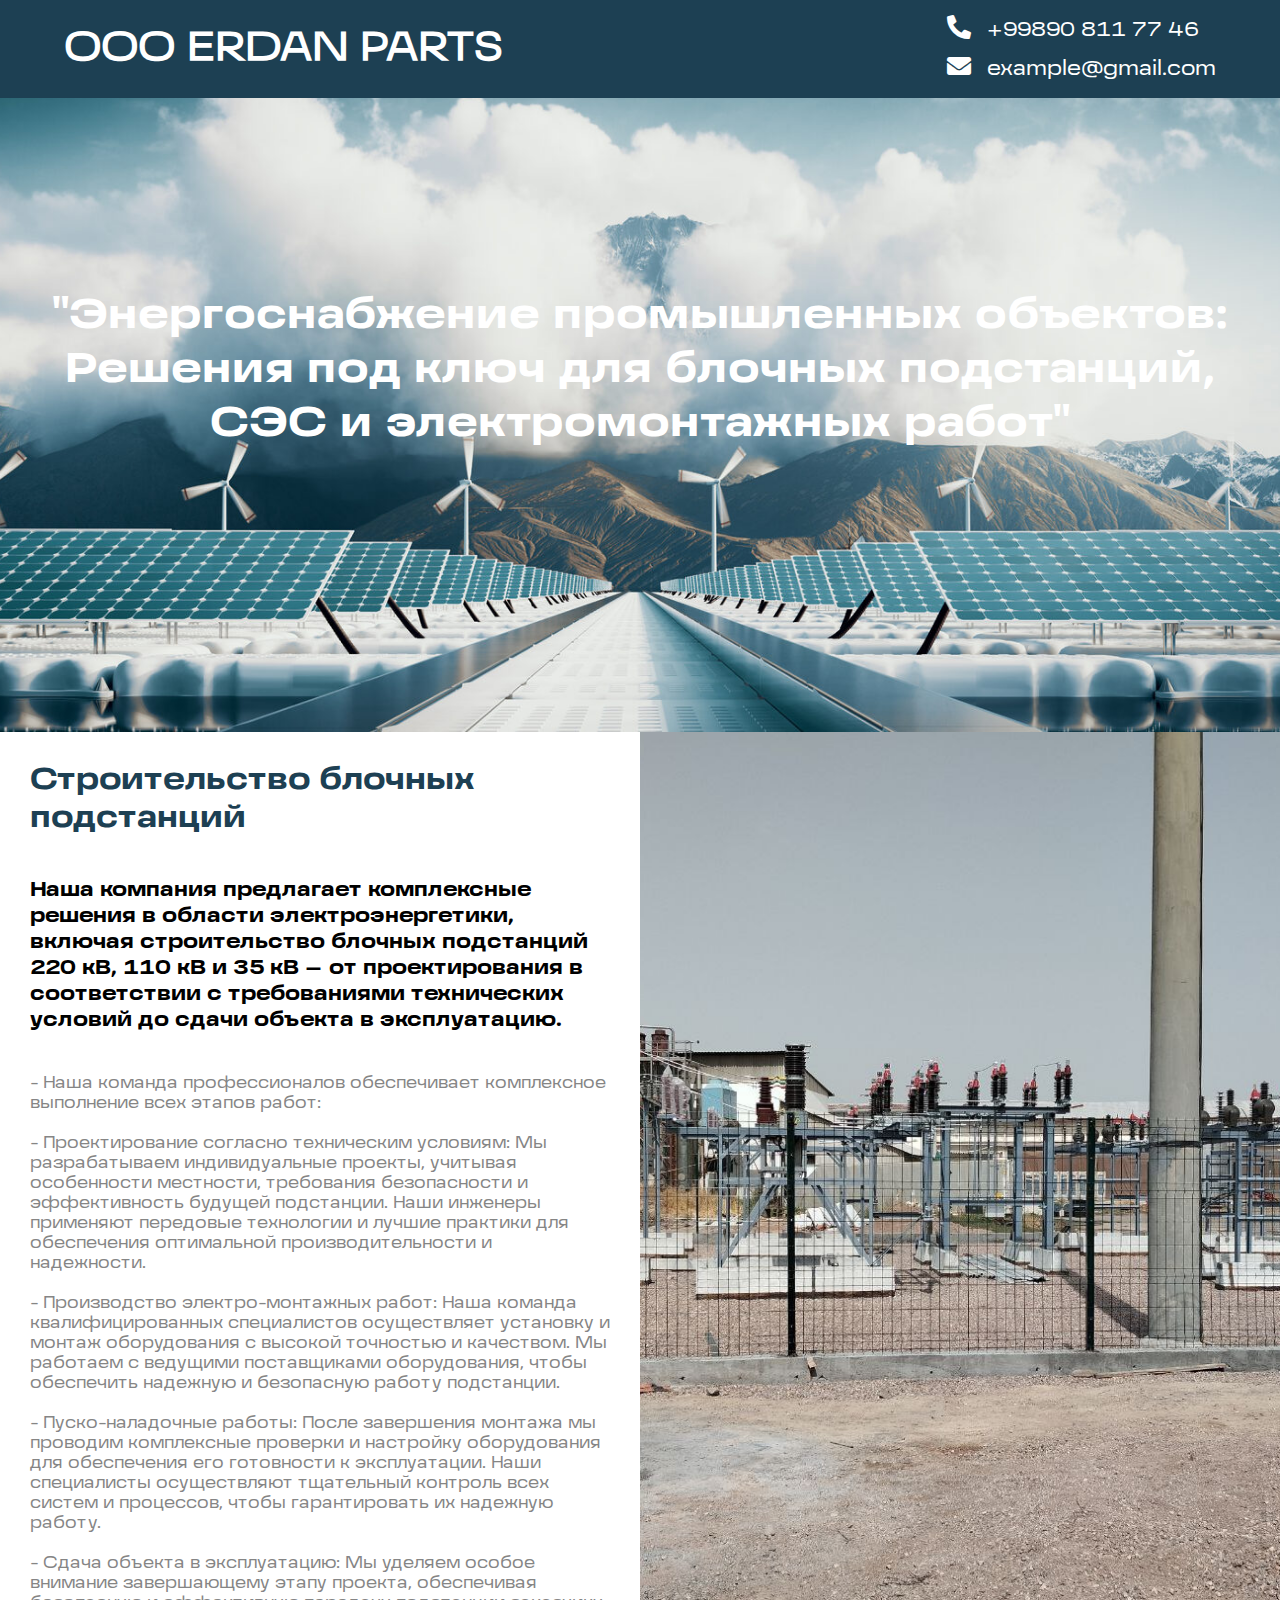
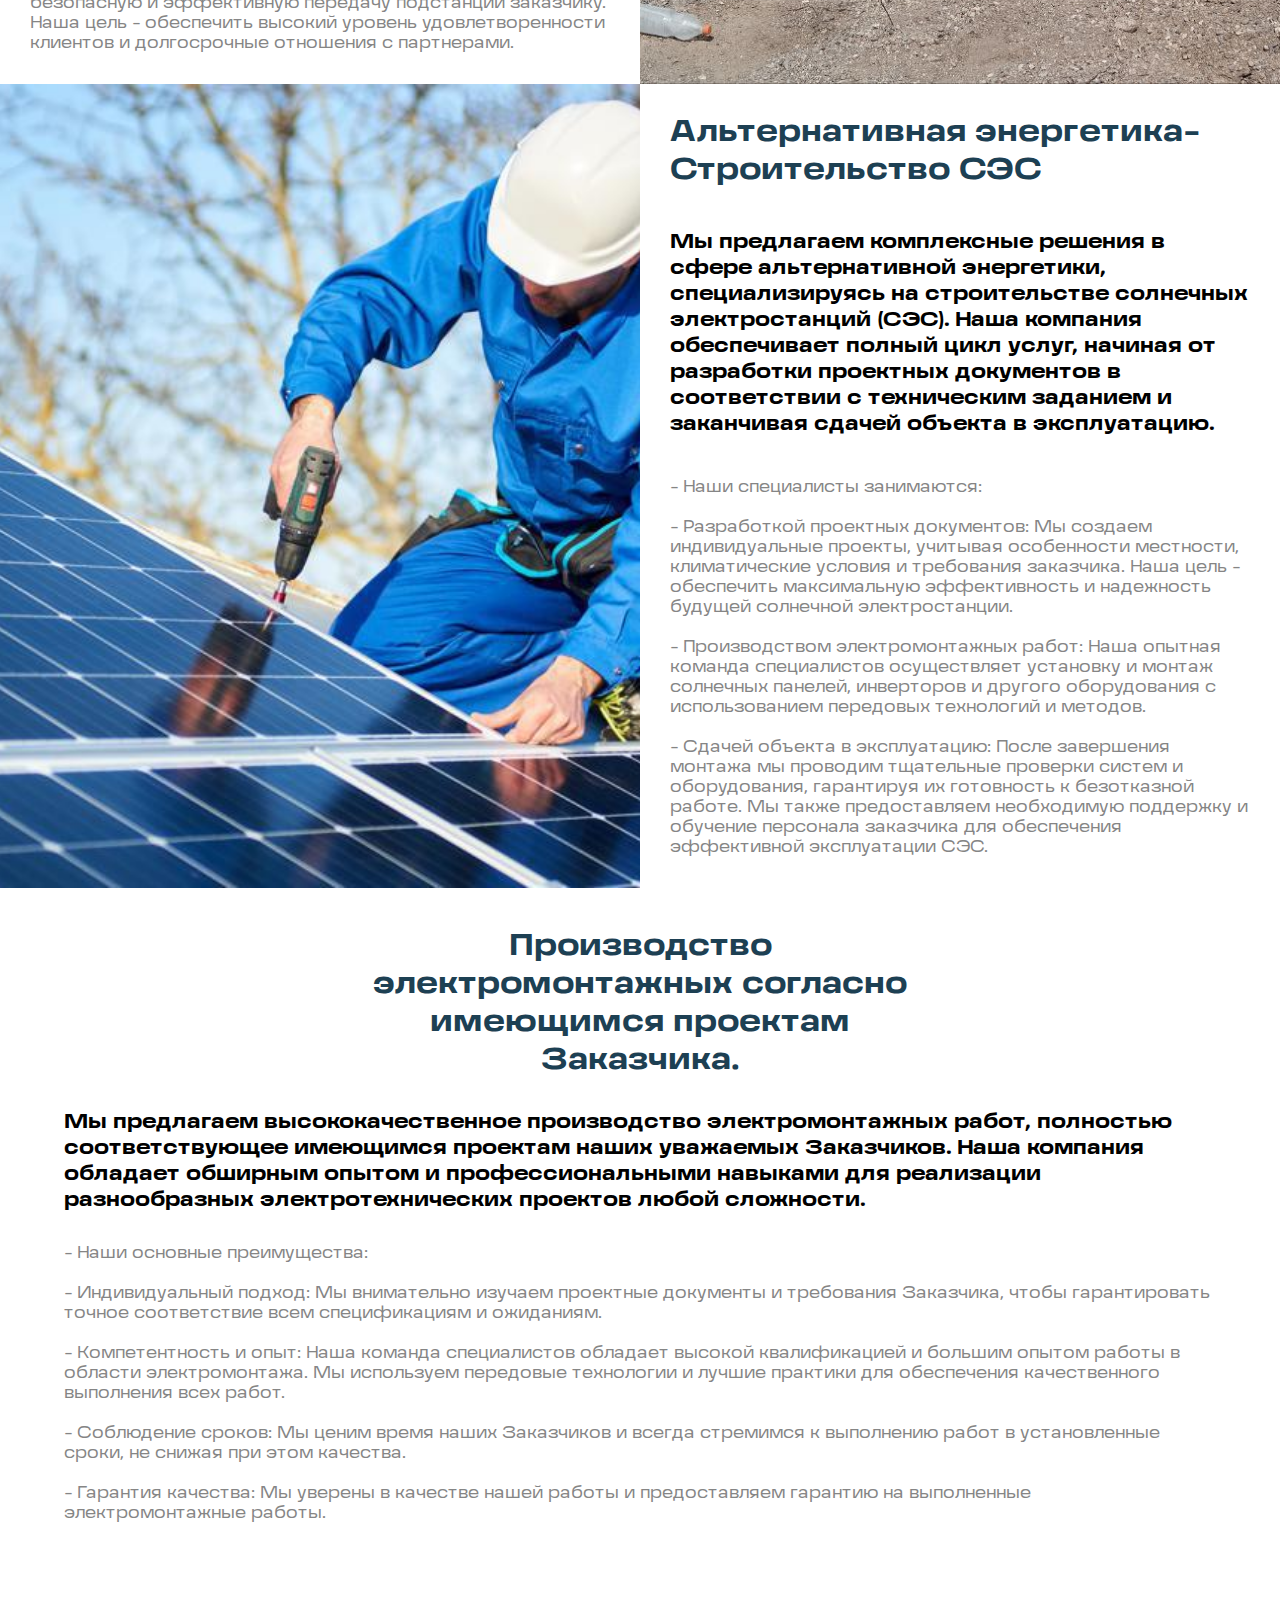
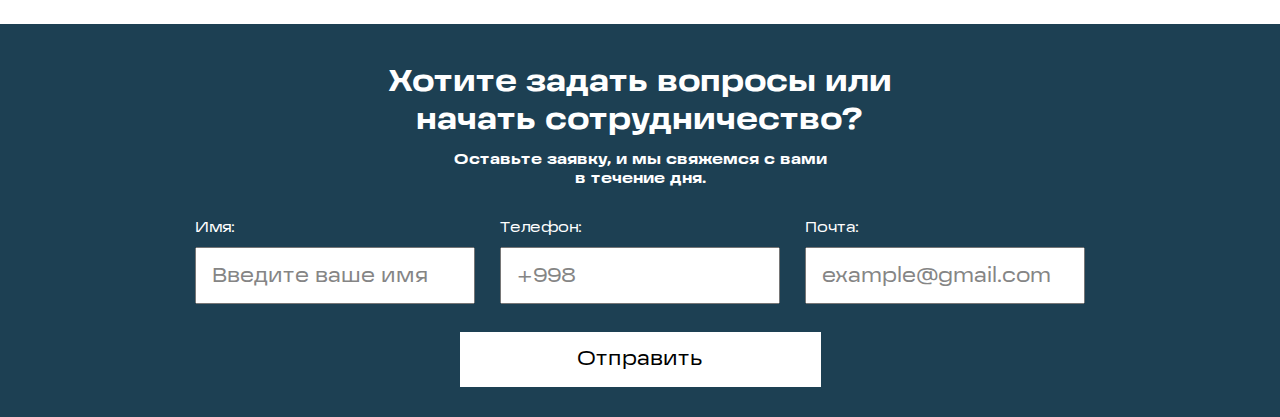
<file: index.html>
<!DOCTYPE html>
<html lang="en">

<head>
    <meta charset="UTF-8">
    <meta name="viewport" content="width=device-width, initial-scale=1.0">
    <meta http-equiv="X-UA-Compatible" content="ie=edge">
    <title>ERDAN PARTS</title>
    <link rel="stylesheet" href="css/all.css">
    <link rel="stylesheet" href="css/fonts.css">
    <link rel="stylesheet" href="css/style.css">
    <link rel="stylesheet" href="css/media.css">
</head>

<body>

    <header class="header">
        <nav>

            <div class="menu">
                <a class="logo" href="#">ООО ERDAN PARTS</a>

                <form action="">
                    <p class="p1"><i class="fas fa-phone-alt"></i> +99890 811 77 46</p>
                    <p><i class="fas fa-envelope"></i> example@gmail.com</p>
                </form>
            </div>


        </nav>


        <div class="header-text">
            <h1>"Энергоснабжение промышленных объектов: <br> Решения под ключ для блочных подстанций, <br> СЭС и
                электромонтажных работ"</h1>
        </div>

    </header>

    <section class="services">
        <div class="services-substations">
            <div class="left">
                <h2>Строительство блочных подстанций</h2>
                <h3>Наша компания предлагает комплексные решения в области электроэнергетики, включая строительство
                    блочных подстанций 220 кВ, 110 кВ и 35 кВ – от проектирования в соответствии с требованиями
                    технических условий до сдачи объекта в эксплуатацию.</h3>
                <p>- Наша команда профессионалов обеспечивает комплексное выполнение всех этапов работ:
                    <br>
                    <br>
                    - Проектирование согласно техническим условиям: Мы разрабатываем индивидуальные проекты, учитывая
                    особенности местности, требования безопасности и эффективность будущей подстанции. Наши инженеры
                    применяют передовые технологии и лучшие практики для обеспечения оптимальной производительности и
                    надежности.
                    <br>
                    <br>
                    - Производство электро-монтажных работ: Наша команда квалифицированных специалистов осуществляет
                    установку и монтаж оборудования с высокой точностью и качеством. Мы работаем с ведущими поставщиками
                    оборудования, чтобы обеспечить надежную и безопасную работу подстанции.
                    <br>
                    <br>
                    - Пуско-наладочные работы: После завершения монтажа мы проводим комплексные проверки и настройку
                    оборудования для обеспечения его готовности к эксплуатации. Наши специалисты осуществляют тщательный
                    контроль всех систем и процессов, чтобы гарантировать их надежную работу.
                    <br>
                    <br>
                    - Сдача объекта в эксплуатацию: Мы уделяем особое внимание завершающему этапу проекта, обеспечивая
                    безопасную и эффективную передачу подстанции заказчику. Наша цель - обеспечить высокий уровень
                    удовлетворенности клиентов и долгосрочные отношения с партнерами.</p>
            </div>
            <div class="right">
                <img src="img/photo_2024-04-03_00-17-35.jpg" alt="">
            </div>
        </div>
        <div class="services-substations reverce">
            <div class="right">
                <img src="img/img-1.png" alt="">
            </div>
            <div class="left">
                <h2>Альтернативная энергетика-Строительство СЭС</h2>
                <h3>Мы предлагаем комплексные решения в сфере альтернативной энергетики, специализируясь на
                    строительстве солнечных электростанций (СЭС). Наша компания обеспечивает полный цикл услуг, начиная
                    от разработки проектных документов в соответствии с техническим заданием и заканчивая сдачей объекта
                    в эксплуатацию.</h3>
                <p>- Наши специалисты занимаются:
                    <br>
                    <br>
                    - Разработкой проектных документов: Мы создаем индивидуальные проекты, учитывая особенности
                    местности, климатические условия и требования заказчика. Наша цель - обеспечить максимальную
                    эффективность и надежность будущей солнечной электростанции.
                    <br>
                    <br>
                    - Производством электромонтажных работ: Наша опытная команда специалистов осуществляет установку и
                    монтаж солнечных панелей, инверторов и другого оборудования с использованием передовых технологий и
                    методов.
                    <br>
                    <br>
                    - Сдачей объекта в эксплуатацию: После завершения монтажа мы проводим тщательные проверки систем и
                    оборудования, гарантируя их готовность к безотказной работе. Мы также предоставляем необходимую
                    поддержку и обучение персонала заказчика для обеспечения эффективной эксплуатации СЭС.</p>
            </div>

        </div>

        <div class="services-substations__wrapper">
            <div class="hug">
                <h2>Производство электромонтажных согласно имеющимся проектам Заказчика.</h2>
                <h3>Мы предлагаем высококачественное производство электромонтажных работ, полностью соответствующее
                    имеющимся проектам наших уважаемых Заказчиков. Наша компания обладает обширным опытом и
                    профессиональными навыками для реализации разнообразных электротехнических проектов любой сложности.
                </h3>
                <p>- Наши основные преимущества:
                    <br>
                    <br>
                    - Индивидуальный подход: Мы внимательно изучаем проектные документы и требования Заказчика, чтобы
                    гарантировать точное соответствие всем спецификациям и ожиданиям.
                    <br>
                    <br>
                    - Компетентность и опыт: Наша команда специалистов обладает высокой квалификацией и большим опытом
                    работы в области электромонтажа. Мы используем передовые технологии и лучшие практики для
                    обеспечения качественного выполнения всех работ.
                    <br>
                    <br>
                    - Соблюдение сроков: Мы ценим время наших Заказчиков и всегда стремимся к выполнению работ в
                    установленные сроки, не снижая при этом качества.
                    <br>
                    <br>
                    - Гарантия качества: Мы уверены в качестве нашей работы и предоставляем гарантию на выполненные
                    электромонтажные работы.</p>
            </div>

        </div>

    </section>

    <form class="connect" action="php/telegram.php" method="POST">
        <h2>Хотите задать вопросы или начать сотрудничество?</h2>
        <h5>Оставьте заявку, и мы свяжемся с вами в течение дня.</h5>
        <div class="inputs">
            <label>
                <p>Имя:</p>
                <input type="text" name="user_name" placeholder="Введите ваше имя" required>
            </label>
            <label>
                <p>Телефон:</p>
                <input type="text" name="user_phone" placeholder="+998" required>
            </label>
            <label>
                <p>Почта:</p>
                <input type="text" name="user_email" placeholder="example@gmail.com">
            </label>
        </div>
        
        <button class="form-btn" type="submit">Отправить</button>

    </form>

</body>

</html>
</file>
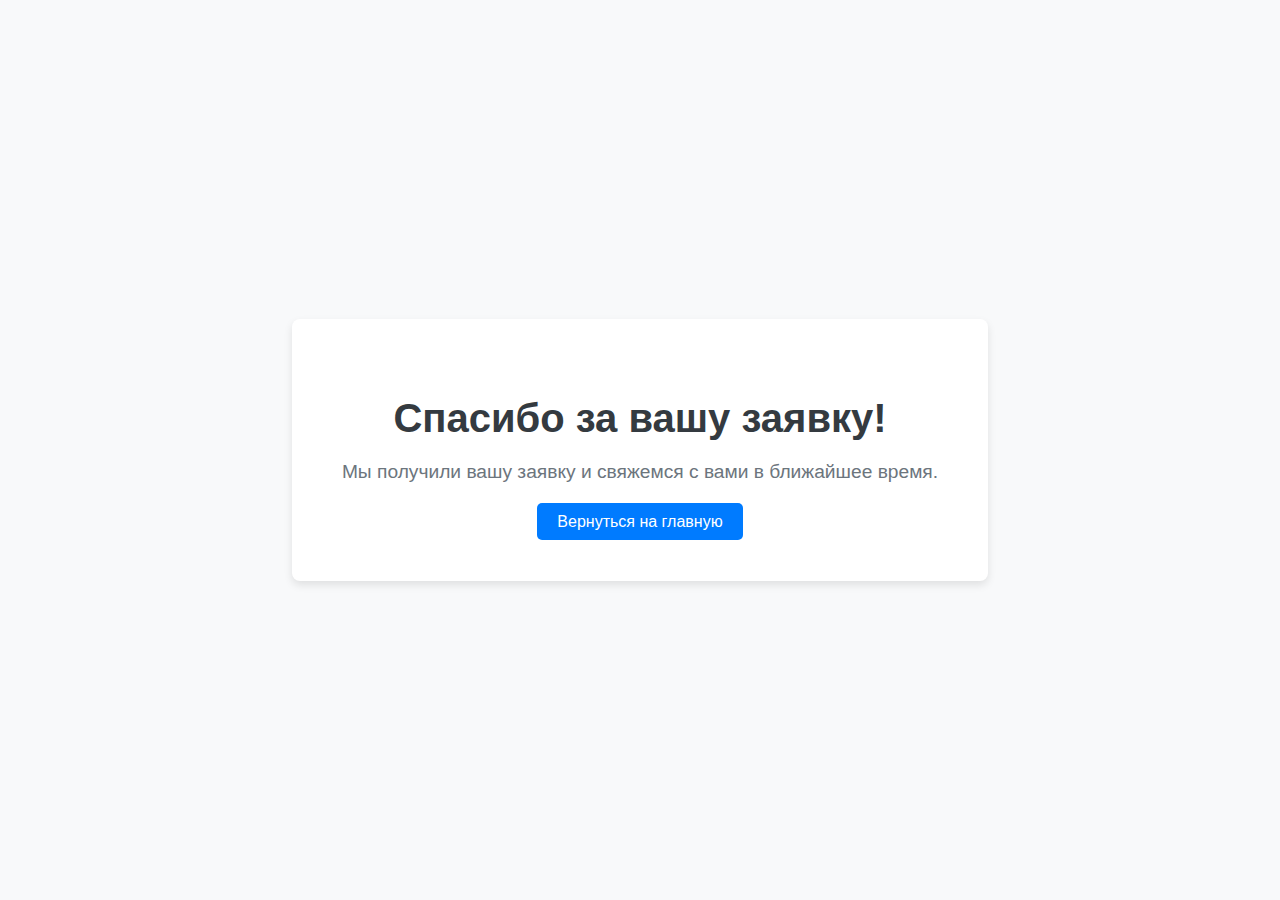
<file: thank-you.html>
<!DOCTYPE html>
<html lang="ru">
<head>
    <meta charset="UTF-8">
    <meta name="viewport" content="width=device-width, initial-scale=1.0">
    <title>Спасибо за заявку!</title>
    <link rel="stylesheet" href="css/thank-you.css">
</head>
<body>
    <div class="thank-you-container">
        <h1>Спасибо за вашу заявку!</h1>
        <p>Мы получили вашу заявку и свяжемся с вами в ближайшее время.</p>
        <a href="index.html" class="button">Вернуться на главную</a>
    </div>
</body>
</html>
</file>
<file: css/fonts.css>
@font-face {
    font-family: 'GrandisExtended-Black';
    src: url(../fonts/GrandisExtended-Black.ttf);
}

@font-face {
    font-family: 'GrandisExtended-Bold';
    src: url(../fonts/GrandisExtended-Bold.ttf);
}

@font-face {
    font-family: 'GrandisExtended-Regular';
    src: url(../fonts/GrandisExtended-Regular.ttf);
}

@font-face {
    font-family: 'GrandisExtended-Light';
    src: url(../fonts/GrandisExtended-Light.ttf);
}
</file>
<file: css/style.css>
*{
    margin: 0;
    padding: 0;
    list-style: none;
    text-decoration: none;
    box-sizing: border-box;
}

body{
    min-width: 320px;
}

.header{
    background: url(../img/headerfon.jpg) no-repeat center/cover;
    min-height: 650px;
}

.header nav{
    display: flex;
    width: 100%;
    padding: 15px 0;
    position: fixed;
    background: #1d4053;
}

.header nav .menu{
    width: 90%;
    margin: auto;
    display: flex;
    justify-content: space-between;
    align-items: center;
}

.header nav .menu .logo{
    font-size: 40px;
    color: #fff;
    font-weight: 900;
    font-family: 'GrandisExtended-Regular';
}

.header nav .menu form{
    display: flex;
    flex-direction: column;
    justify-content: space-between;
    align-items: flex-start;
}

.header nav .menu form p{
    font-family: 'GrandisExtended-Regular';
    font-size: 20px;
    color: #fff;
}

.header nav .menu form .p1{
    margin-bottom: 10px;
}

.header nav .menu form p i{
    font-size: 24px;
    margin-right: 10px;
}

/* background: #0000a067; */

.header .header-text h1{
    text-align: center; 
    z-index: 2;
    padding-top: 300px;
    padding-bottom: 290px;
    width: 100%;
    height: 100%;
    color: #fff;
    font-size: 45px;
    font-family: 'GrandisExtended-Bold';
}

/* header end */
/* **************************************************************************** */

/* **************************************************************************** */
/* services start */

.services .services-substations{
    display: grid;
    grid-template-columns: 1fr 1fr;
    
}

.services .services-substations .left{
    padding: 30px
}

.services .services-substations .left h2{
    font-family: 'GrandisExtended-Bold';
    font-size: 30px;
    color: #1d4053;
    margin-bottom: 40px;
}

.services .services-substations .left h3{
    font-family: 'GrandisExtended-Bold';
    font-size: 20px;
    color: #000;
    margin-bottom: 40px;
}

.services .services-substations .left p{
    font-family: 'GrandisExtended-Regular';
    font-size: 16px;
    color: #858585;
}

.services .services-substations .right img{
    width: 100%;
    height: 100%;
    object-fit: cover;
    /* border-radius: 5px; */
}

.hug{
    width: 90%;
    margin: auto;
    color: #000;
}

.services-substations__wrapper{
    padding-bottom: 50px;
}

.services-substations__wrapper .hug h2{
    color: #1d4053;
    max-width: 623px;
    width: 100%;
    margin: auto;
    font-size: 30px;
    text-align: center;
    font-family: 'GrandisExtended-Bold';
    padding-top: 40px;
    margin-bottom: 30px;
}

.services-substations__wrapper .hug h3{
    font-size: 20px;
    font-weight: 500;
    font-family: 'GrandisExtended-Bold';
    margin-bottom: 30px;
}

.services-substations__wrapper .hug p{
    font-family: 'GrandisExtended-Regular';
    font-size: 16px;
    color: #858585;
}


/* services end */
/* **************************************************************************** */

/* **************************************************************************** */
/* form start */

.connect{
    text-align: center;
    margin-top: 50px;
    background: #1d4053;
    padding-bottom: 30px;
}

.connect h2{
    color: #fff;
    max-width: 623px;
    width: 100%;
    margin: auto;
    font-size: 30px;
    text-align: center;
    font-family: 'GrandisExtended-Bold';
    padding: 0 6px;
    padding-top: 40px;
    margin-bottom: 10px;
}

.connect h5{
    max-width: 400px;
    width: 100%;
    margin: auto;
    font-size: 15px;
    color: #fff;
    font-weight: 500;
    padding: 0 6px;
    font-family: 'GrandisExtended-Bold';
    margin-bottom: 30px;
}

.connect .inputs{
    max-width: 910px;
    padding-left: 10px; 
    padding-right: 10px; 
    width: 100%;
    margin: auto;
    display: flex;
    justify-content: space-between;
}

.connect .inputs label input{
    padding: 15px;
    font-size: 20px;
    margin-top: 10px;
    width: 280px;
}

.connect .inputs label p{
    text-align: start;
    font-size: 15px ;
    color: #fff;
    font-family: 'GrandisExtended-Regular';;
}

::placeholder{
    color: #858585;
    font-family: 'GrandisExtended-Regular';
}

.connect .form-btn{
    width: 361px;
    height: 55px;
    margin-top: 28px;
    font-family: 'GrandisExtended-Regular';
    background: #fff;
    font-size: 20px;
    color: #000;
    border: none;
    transition: 0.2s;
}
.connect .form-btn:hover{
    box-shadow: 0 0 10px #fff;
}



/* form end */
/* **************************************************************************** */
</file>
<file: css/media.css>
@media(max-width: 1300px) {
    .header .header-text h1 {
        font-size: 42px;
        padding-top: 290px;
        padding-bottom: 280px;
    }

}

@media(max-width: 1200px) {
    .header .header-text h1 {
        font-size: 36px;
    }
}

@media(max-width: 1000px) {
    .header .header-text h1 {
        font-size: 28px;
    }

    .services .services-substations {
        grid-template-columns: 1fr;
    }

    .services .services-substations.reverce {
        display: flex;
        flex-direction: column-reverse;
    }
}

@media(max-width: 890px){
    .connect {
        padding-left: 15px;
        padding-right: 15px;
    }
    .connect .inputs {
        flex-direction: column;
        padding-left: 15px;
        padding-right: 15px;
    }
    .connect .inputs label input{
        width: 100%;
        margin-bottom: 15px;
    }
    
    .connect .form-btn{
        width: 100%;
        height: 80px;
        font-size: 23px;
    }
}
@media(max-width: 810px) {
    
    .header nav .menu{
        flex-direction: column;
    }
    .header nav .menu .logo{
        text-align: center;
    }
}

@media(max-width: 700px) {
    .header nav .menu {
        flex-direction: column;
    }

    .header nav .menu .logo {
        margin-bottom: 20px;
    }

    .header nav .menu .logo {
        font-size: 33px;
        margin-bottom: 5px;
    }

    .header nav .menu form .p1 {
        margin-bottom: 5px;
    }

    .header nav .menu form p {
        font-size: 15px
    }
}

@media(max-width: 510px) {
    .services .services-substations .left h2 {
        margin-bottom: 20px;
        font-size: 25px;
    }

    .services-substations__wrapper .hug h2 {
        font-size: 25px;
    }

    .services .services-substations .left h3 {
        margin-bottom: 30px;
        font-size: 17px;
    }

    .services-substations__wrapper .hug h3 {
        font-size: 16px;
    }

    .services-substations__wrapper .hug p {
        font-size: 14px;
    }

    .services .services-substations .left p {
        font-size: 14px
    }

    .header .header-text h1 {
        font-size: 24px;
    }
    
    .connect h5{
        font-size: 14px;
    }
    .connect h2{
        font-size: 23px;
    }
}

@media(max-width: 320px) {
    .header .header-text h1 {
        font-size: 22px;
    }
}
</file>
<file: css/thank-you.css>
/* **************************************************************************** */
/* thank-you start */

body {
    margin: 0;
    padding: 0;
    font-family: 'Arial', sans-serif;
    background-color: #f8f9fa;
    display: flex;
    justify-content: center;
    align-items: center;
    height: 100vh;
}

.thank-you-container {
    text-align: center;
    background: #fff;
    padding: 50px;
    border-radius: 8px;
    box-shadow: 0 4px 8px rgba(0, 0, 0, 0.1);
}

.thank-you-container h1 {
    font-size: 2.5em;
    color: #343a40;
    margin-bottom: 20px;
}

.thank-you-container p {
    font-size: 1.2em;
    color: #6c757d;
    margin-bottom: 30px;
}

.thank-you-container .button {
    font-size: 1em;
    color: #fff;
    background-color: #007bff;
    padding: 10px 20px;
    text-decoration: none;
    border-radius: 5px;
    transition: background-color 0.3s ease;
}

.thank-you-container .button:hover {
    background-color: #0056b3;
}


/* thank-you end */
/* **************************************************************************** */
</file>
